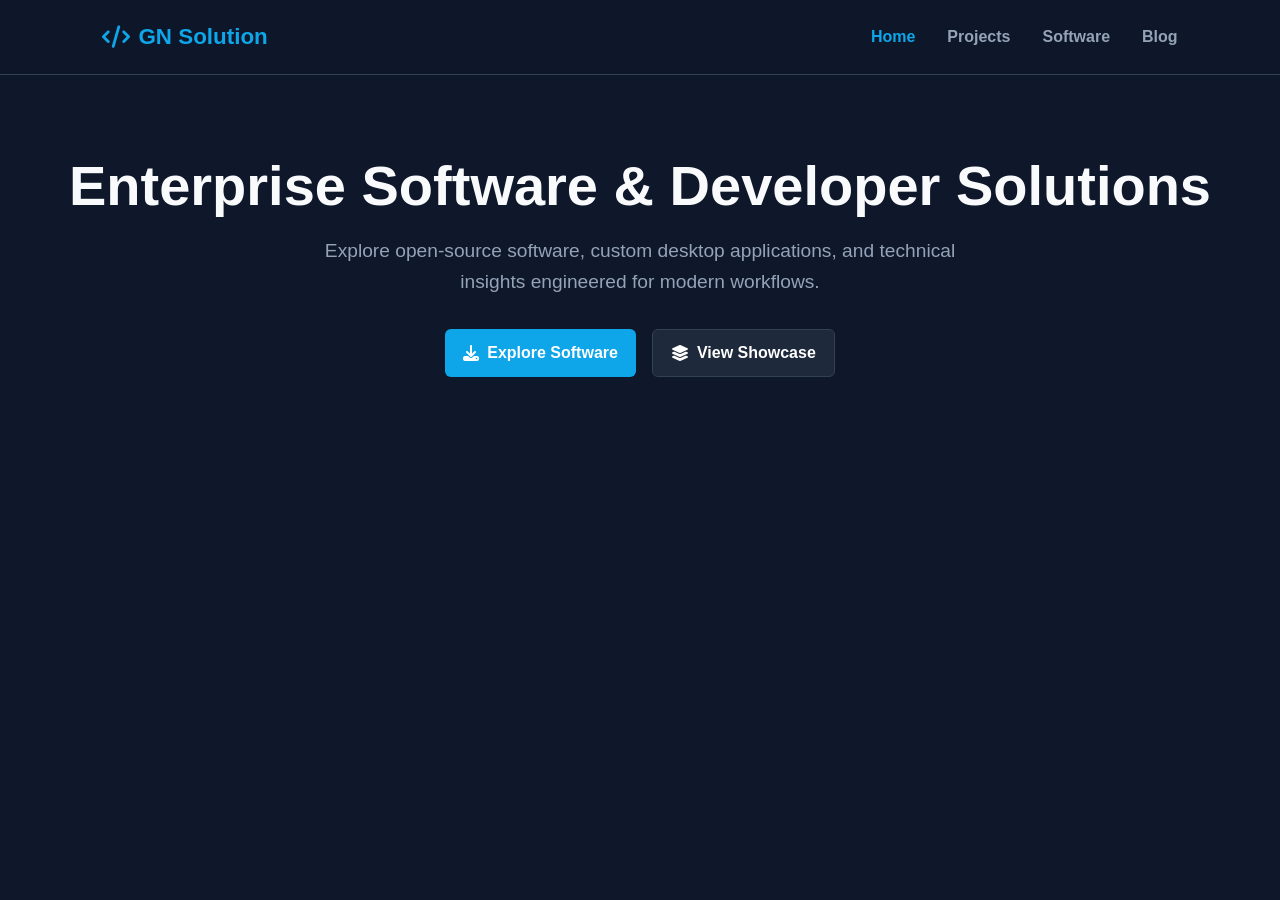
<file: index.html>
<!DOCTYPE html>
<html lang="en">
<head>
    <meta http-equiv="refresh" content="0; url=./frontend/index.html">
    <script>
        window.location.href = "./frontend/index.html";
    </script>
    <title>Redirecting to GN Solution Portal...</title>
</head>
<body>
    <p>If you are not redirected automatically, <a href="./frontend/index.html">click here</a>.</p>
</body>
</html>
</file>
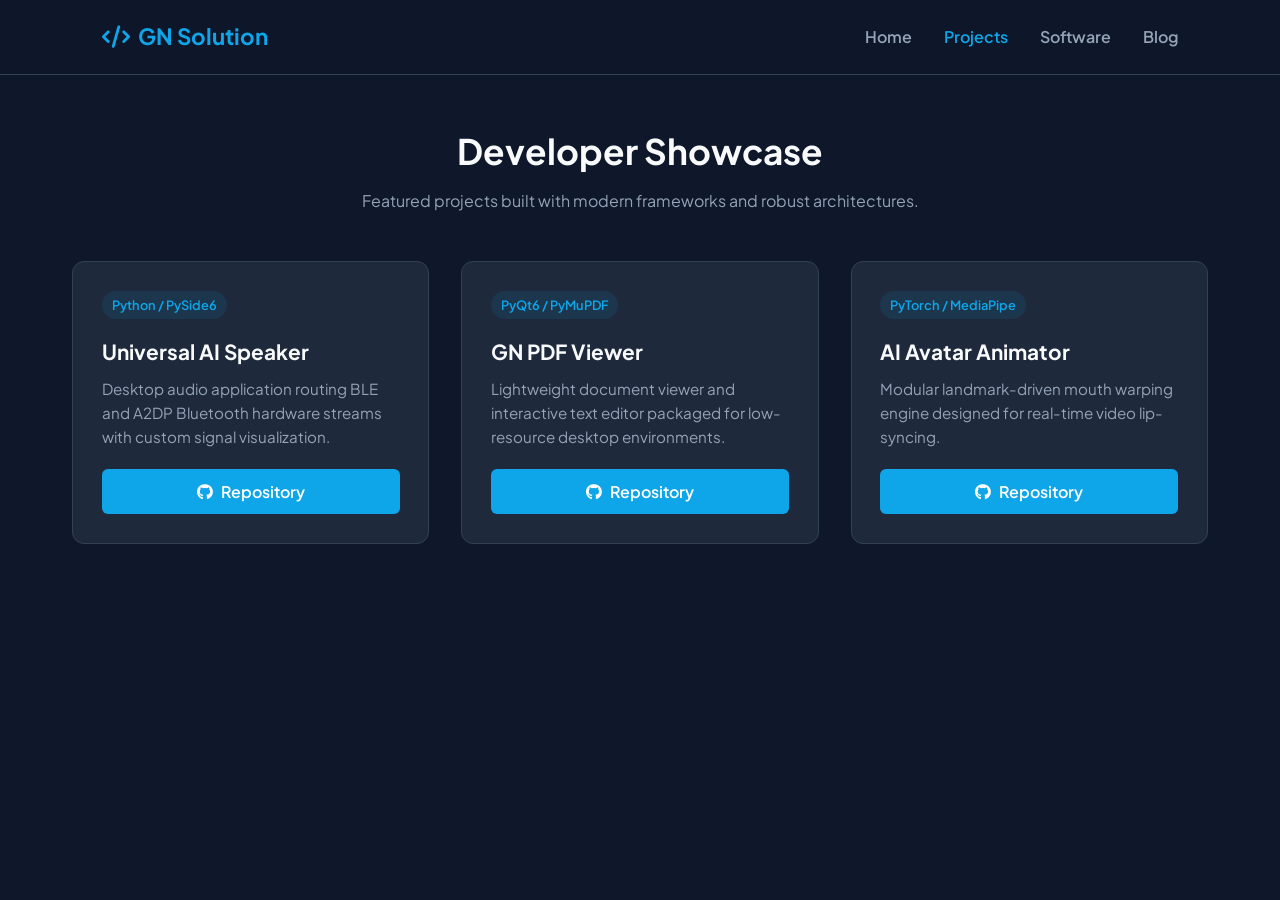
<file: frontend/projects.html>
<!DOCTYPE html>
<html lang="en">
<head>
    <meta charset="UTF-8">
    <meta name="viewport" content="width=device-width, initial-scale=1.0">
    <title>Developer Showcase | GN Solution</title>
    <link rel="stylesheet" href="https://cdnjs.cloudflare.com/ajax/libs/font-awesome/6.4.0/css/all.min.css">
    <link rel="stylesheet" href="css/style.css">
</head>
<body>

    <nav class="navbar">
        <a href="index.html" class="brand"><i class="fa-solid fa-code"></i> GN Solution</a>
        <ul class="nav-menu">
            <li><a href="index.html">Home</a></li>
            <li><a href="projects.html" class="active">Projects</a></li>
            <li><a href="software.html">Software</a></li>
            <li><a href="blog.html">Blog</a></li>
        </ul>
    </nav>

    <main class="container">
        <h1 class="section-title">Developer Showcase</h1>
        <p class="section-subtitle">Featured projects built with modern frameworks and robust architectures.</p>

        <div class="grid">
            <div class="card">
                <div>
                    <span class="badge">Python / PySide6</span>
                    <h2 class="card-title">Universal AI Speaker</h2>
                    <p class="card-desc">Desktop audio application routing BLE and A2DP Bluetooth hardware streams with custom signal visualization.</p>
                </div>
                <a href="https://github.com" target="_blank" rel="noopener noreferrer" class="btn"><i class="fa-brands fa-github"></i> Repository</a>
            </div>

            <div class="card">
                <div>
                    <span class="badge">PyQt6 / PyMuPDF</span>
                    <h2 class="card-title">GN PDF Viewer</h2>
                    <p class="card-desc">Lightweight document viewer and interactive text editor packaged for low-resource desktop environments.</p>
                </div>
                <a href="https://github.com" target="_blank" rel="noopener noreferrer" class="btn"><i class="fa-brands fa-github"></i> Repository</a>
            </div>

            <div class="card">
                <div>
                    <span class="badge">PyTorch / MediaPipe</span>
                    <h2 class="card-title">AI Avatar Animator</h2>
                    <p class="card-desc">Modular landmark-driven mouth warping engine designed for real-time video lip-syncing.</p>
                </div>
                <a href="https://github.com" target="_blank" rel="noopener noreferrer" class="btn"><i class="fa-brands fa-github"></i> Repository</a>
            </div>
        </div>
    </main>

</body>
</html>
</file>
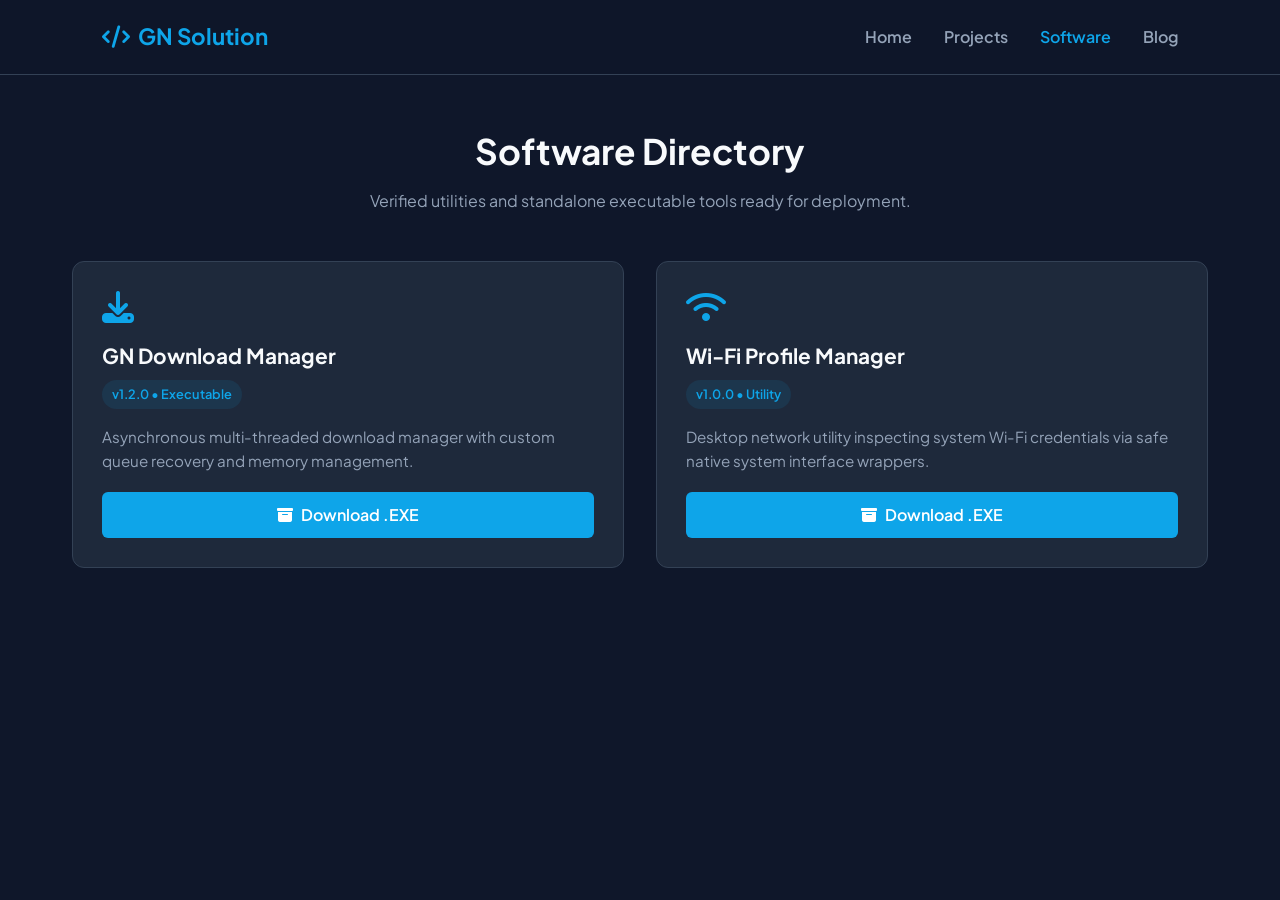
<file: frontend/software.html>
<!DOCTYPE html>
<html lang="en">
<head>
    <meta charset="UTF-8">
    <meta name="viewport" content="width=device-width, initial-scale=1.0">
    <title>Software Directory | GN Solution</title>
    <link rel="stylesheet" href="https://cdnjs.cloudflare.com/ajax/libs/font-awesome/6.4.0/css/all.min.css">
    <link rel="stylesheet" href="css/style.css">
</head>
<body>

    <nav class="navbar">
        <a href="index.html" class="brand"><i class="fa-solid fa-code"></i> GN Solution</a>
        <ul class="nav-menu">
            <li><a href="index.html">Home</a></li>
            <li><a href="projects.html">Projects</a></li>
            <li><a href="software.html" class="active">Software</a></li>
            <li><a href="blog.html">Blog</a></li>
        </ul>
    </nav>

    <main class="container">
        <h1 class="section-title">Software Directory</h1>
        <p class="section-subtitle">Verified utilities and standalone executable tools ready for deployment.</p>

        <div class="grid">
            <div class="card">
                <div>
                    <i class="fa-solid fa-download" style="font-size: 2rem; color: var(--accent); margin-bottom: 1rem;"></i>
                    <h2 class="card-title">GN Download Manager</h2>
                    <span class="badge">v1.2.0 • Executable</span>
                    <p class="card-desc">Asynchronous multi-threaded download manager with custom queue recovery and memory management.</p>
                </div>
                <a href="#" class="btn"><i class="fa-solid fa-box-archive"></i> Download .EXE</a>
            </div>

            <div class="card">
                <div>
                    <i class="fa-solid fa-wifi" style="font-size: 2rem; color: var(--accent); margin-bottom: 1rem;"></i>
                    <h2 class="card-title">Wi-Fi Profile Manager</h2>
                    <span class="badge">v1.0.0 • Utility</span>
                    <p class="card-desc">Desktop network utility inspecting system Wi-Fi credentials via safe native system interface wrappers.</p>
                </div>
                <a href="#" class="btn"><i class="fa-solid fa-box-archive"></i> Download .EXE</a>
            </div>
        </div>
    </main>

</body>
</html>
</file>
<file: frontend/css/style.css>
@import url('https://fonts.googleapis.com/css2?family=Plus+Jakarta+Sans:wght@300;400;600;700&display=swap');

:root {
    --bg-primary: #0f172a;
    --bg-card: #1e293b;
    --text-primary: #f8fafc;
    --text-muted: #94a3b8;
    --accent: #0ea5e9;
    --accent-hover: #0284c7;
    --border: #334155;
}

* { margin: 0; padding: 0; box-sizing: border-box; font-family: 'Plus Jakarta Sans', sans-serif; }
body { background-color: var(--bg-primary); color: var(--text-primary); line-height: 1.6; }

/* Navigation */
.navbar {
    display: flex;
    justify-content: space-between;
    align-items: center;
    padding: 1.2rem 8%;
    background: rgba(15, 23, 42, 0.9);
    backdrop-filter: blur(12px);
    position: sticky;
    top: 0;
    z-index: 1000;
    border-bottom: 1px solid var(--border);
}

.brand { font-size: 1.4rem; font-weight: 700; color: var(--accent); text-decoration: none; display: flex; align-items: center; gap: 8px; }
.nav-menu { display: flex; list-style: none; gap: 2rem; }
.nav-menu a { color: var(--text-muted); text-decoration: none; font-weight: 600; transition: color 0.3s; }
.nav-menu a:hover, .nav-menu a.active { color: var(--accent); }

/* Layout Grid & Cards */
.container { max-width: 1200px; margin: 0 auto; padding: 3rem 2rem; }
.section-title { font-size: 2.2rem; margin-bottom: 0.5rem; text-align: center; }
.section-subtitle { text-align: center; color: var(--text-muted); margin-bottom: 3rem; }

.grid { display: grid; grid-template-columns: repeat(auto-fit, minmax(300px, 1fr)); gap: 2rem; }

.card {
    background: var(--bg-card);
    border: 1px solid var(--border);
    border-radius: 12px;
    padding: 1.8rem;
    display: flex;
    flex-direction: column;
    justify-content: space-between;
    transition: transform 0.3s, border-color 0.3s;
}

.card:hover { transform: translateY(-5px); border-color: var(--accent); }
.card-img { width: 100%; height: 180px; object-fit: cover; border-radius: 8px; margin-bottom: 1rem; }
.card-title { font-size: 1.3rem; margin-bottom: 0.5rem; }
.card-desc { color: var(--text-muted); font-size: 0.95rem; margin-bottom: 1.2rem; }

.badge { display: inline-block; background: rgba(14, 165, 233, 0.1); color: var(--accent); padding: 4px 10px; border-radius: 20px; font-size: 0.8rem; font-weight: 600; margin-bottom: 1rem; }

.btn {
    display: inline-flex;
    align-items: center;
    justify-content: center;
    gap: 8px;
    background: var(--accent);
    color: #fff;
    padding: 10px 18px;
    border-radius: 6px;
    text-decoration: none;
    font-weight: 600;
    transition: background 0.3s;
    border: none;
    cursor: pointer;
}

.btn:hover { background: var(--accent-hover); }

/* Hero Section */
.hero { text-align: center; padding: 5rem 1rem; }
.hero h1 { font-size: 3.5rem; margin-bottom: 1.2rem; line-height: 1.1; }
.hero p { color: var(--text-muted); font-size: 1.2rem; max-width: 650px; margin: 0 auto 2rem auto; }
</file>
